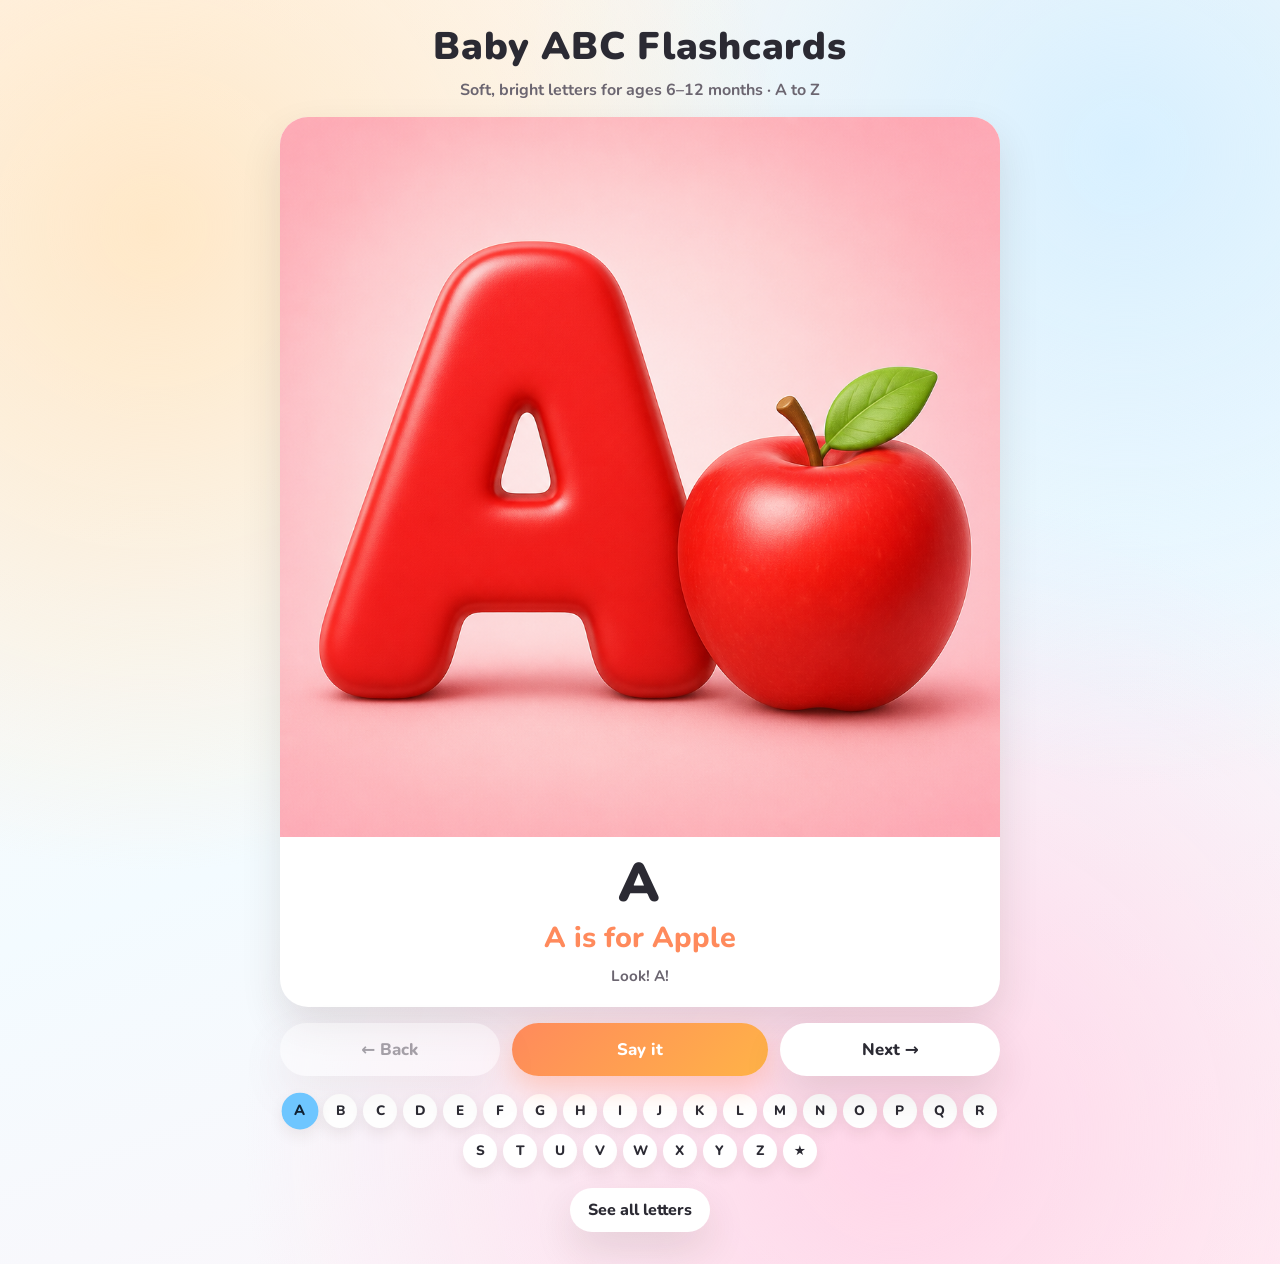
<file: baby-alphabet/index.html>
<!DOCTYPE html>
<html lang="en">
<head>
  <meta charset="UTF-8" />
  <meta name="viewport" content="width=device-width, initial-scale=1, viewport-fit=cover" />
  <title>Baby ABC Flashcards · D–Z</title>
  <link rel="preconnect" href="https://fonts.googleapis.com" />
  <link rel="preconnect" href="https://fonts.gstatic.com" crossorigin />
  <link href="https://fonts.googleapis.com/css2?family=Nunito:wght@700;800;900&display=swap" rel="stylesheet" />
  <style>
    :root {
      --bg: #fff8f2;
      --ink: #2b2a33;
      --muted: #6b6570;
      --card: #ffffff;
      --accent: #ff8a5c;
      --accent-2: #6ec6ff;
      --soft: #ffe3d3;
      --shadow: 0 18px 40px rgba(60, 40, 30, 0.12);
    }

    * { box-sizing: border-box; }

    html, body {
      margin: 0;
      min-height: 100%;
      font-family: "Nunito", system-ui, sans-serif;
      color: var(--ink);
      background:
        radial-gradient(circle at 12% 18%, #ffe8c8 0%, transparent 42%),
        radial-gradient(circle at 88% 12%, #d8f0ff 0%, transparent 40%),
        radial-gradient(circle at 70% 90%, #ffd6e8 0%, transparent 45%),
        linear-gradient(160deg, #fff8f2, #f3fbff 55%, #fff4f8);
    }

    body {
      display: flex;
      flex-direction: column;
      align-items: center;
      padding: 1.25rem 1rem 2rem;
    }

    header {
      width: min(720px, 100%);
      text-align: center;
      margin-bottom: 1rem;
      animation: rise 0.7s ease-out both;
    }

    h1 {
      margin: 0;
      font-size: clamp(1.6rem, 5vw, 2.4rem);
      font-weight: 900;
      letter-spacing: 0.02em;
    }

    .subtitle {
      margin: 0.4rem 0 0;
      color: var(--muted);
      font-size: 1rem;
      font-weight: 700;
    }

    .card {
      width: min(720px, 100%);
      background: var(--card);
      border-radius: 28px;
      box-shadow: var(--shadow);
      overflow: hidden;
      animation: pop 0.55s ease-out both;
    }

    .image-wrap {
      position: relative;
      aspect-ratio: 1;
      background: var(--soft);
      overflow: hidden;
    }

    .image-wrap img {
      width: 100%;
      height: 100%;
      object-fit: cover;
      display: block;
      transition: opacity 0.35s ease, transform 0.45s ease;
    }

    .image-wrap img.swap {
      opacity: 0;
      transform: scale(0.97);
    }

    .caption {
      padding: 1.1rem 1.25rem 1.35rem;
      text-align: center;
    }

    .letter-say {
      margin: 0;
      font-size: clamp(2rem, 8vw, 3.4rem);
      font-weight: 900;
      line-height: 1.05;
      letter-spacing: 0.04em;
    }

    .word-say {
      margin: 0.35rem 0 0;
      font-size: clamp(1.25rem, 4.5vw, 1.8rem);
      font-weight: 800;
      color: var(--accent);
    }

    .hint {
      margin: 0.55rem 0 0;
      color: var(--muted);
      font-size: 0.95rem;
      font-weight: 700;
    }

    .controls {
      width: min(720px, 100%);
      display: flex;
      gap: 0.75rem;
      margin-top: 1rem;
      animation: rise 0.8s ease-out both;
    }

    button {
      appearance: none;
      border: 0;
      border-radius: 999px;
      padding: 0.95rem 1.1rem;
      font: inherit;
      font-weight: 800;
      font-size: 1.05rem;
      cursor: pointer;
      transition: transform 0.15s ease, background 0.2s ease, opacity 0.2s ease;
    }

    button:active { transform: scale(0.97); }
    button:disabled { opacity: 0.4; cursor: not-allowed; }

    .nav {
      flex: 1;
      background: #fff;
      color: var(--ink);
      box-shadow: var(--shadow);
    }

    .nav:hover { background: #fff6ef; }

    .speak {
      flex: 1.2;
      background: linear-gradient(135deg, var(--accent), #ffb347);
      color: #fff;
      box-shadow: 0 12px 28px rgba(255, 138, 92, 0.35);
    }

    .dots {
      width: min(720px, 100%);
      display: flex;
      flex-wrap: wrap;
      gap: 0.4rem;
      justify-content: center;
      margin-top: 1.1rem;
    }

    .dots button {
      width: 2.1rem;
      height: 2.1rem;
      padding: 0;
      border-radius: 50%;
      background: #fff;
      color: var(--ink);
      box-shadow: 0 6px 14px rgba(60, 40, 30, 0.08);
      font-size: 0.85rem;
    }

    .dots button[aria-current="true"] {
      background: var(--accent-2);
      color: #123;
      transform: scale(1.08);
    }

    .grid-link {
      margin-top: 1.25rem;
      font-weight: 800;
      color: var(--ink);
      text-decoration: none;
      background: #fff;
      padding: 0.7rem 1.1rem;
      border-radius: 999px;
      box-shadow: var(--shadow);
    }

    #grid {
      width: min(960px, 100%);
      display: none;
      grid-template-columns: repeat(auto-fill, minmax(160px, 1fr));
      gap: 0.85rem;
      margin-top: 1.5rem;
    }

    #grid.show { display: grid; }

    #grid a {
      text-decoration: none;
      color: inherit;
      background: #fff;
      border-radius: 18px;
      overflow: hidden;
      box-shadow: var(--shadow);
      transition: transform 0.15s ease;
    }

    #grid a:hover { transform: translateY(-2px); }

    #grid img {
      width: 100%;
      aspect-ratio: 1;
      object-fit: cover;
      display: block;
    }

    #grid p {
      margin: 0;
      padding: 0.55rem 0.6rem 0.7rem;
      text-align: center;
      font-weight: 800;
      font-size: 0.95rem;
    }

    @keyframes rise {
      from { opacity: 0; transform: translateY(10px); }
      to { opacity: 1; transform: translateY(0); }
    }

    @keyframes pop {
      from { opacity: 0; transform: scale(0.97); }
      to { opacity: 1; transform: scale(1); }
    }

    @media (prefers-reduced-motion: reduce) {
      *, *::before, *::after {
        animation: none !important;
        transition: none !important;
      }
    }
  </style>
</head>
<body>
  <header>
    <h1>Baby ABC Flashcards</h1>
    <p class="subtitle">Soft, bright letters for ages 6–12 months · A to Z</p>
  </header>

  <section class="card" aria-live="polite">
    <div class="image-wrap">
      <img id="cardImage" src="images/letter-a-apple.png" alt="Letter A for Apple" />
    </div>
    <div class="caption">
      <p class="letter-say" id="letterSay">A</p>
      <p class="word-say" id="wordSay">A is for Apple</p>
      <p class="hint" id="hintSay">Look! A!</p>
    </div>
  </section>

  <div class="controls">
    <button class="nav" id="prevBtn" type="button" aria-label="Previous letter">← Back</button>
    <button class="speak" id="speakBtn" type="button" aria-label="Say the letter">Say it</button>
    <button class="nav" id="nextBtn" type="button" aria-label="Next letter">Next →</button>
  </div>

  <div class="dots" id="dots" aria-label="Jump to letter"></div>
  <a class="grid-link" href="#all" id="gridToggle">See all letters</a>

  <section id="grid" aria-label="All alphabet flashcards"></section>

  <script>
    const cards = [
      { letter: "A", word: "Apple", file: "letter-a-apple.png", hint: "Look! A!" },
      { letter: "B", word: "Ball", file: "letter-b-ball.png", hint: "B! Bounce, bounce, B!" },
      { letter: "C", word: "Cat", file: "letter-c-cat.png", hint: "C! Cute little C!" },
      { letter: "D", word: "Duck", file: "letter-d-duck.png", hint: "Look! D!" },
      { letter: "E", word: "Elephant", file: "letter-e-elephant.png", hint: "E! Hello, E!" },
      { letter: "F", word: "Fish", file: "letter-f-fish.png", hint: "F! Floating F." },
      { letter: "G", word: "Giraffe", file: "letter-g-giraffe.png", hint: "G! Bright and happy G!" },
      { letter: "H", word: "House", file: "letter-h-house.png", hint: "H! Hop, hop, H!" },
      { letter: "I", word: "Ice Cream", file: "letter-i-icecream.png", hint: "I! Cool and tall I." },
      { letter: "J", word: "Juice", file: "letter-j-juice.png", hint: "J! Jump, jump, J!" },
      { letter: "K", word: "Kite", file: "letter-k-kite.png", hint: "K! High in the sky, K!" },
      { letter: "L", word: "Leaf", file: "letter-l-leaf.png", hint: "L! Lovely L!" },
      { letter: "M", word: "Moon", file: "letter-m-moon.png", hint: "M! Sleepy M." },
      { letter: "N", word: "Nest", file: "letter-n-nest.png", hint: "N! Cozy N." },
      { letter: "O", word: "Octopus", file: "letter-o-octopus.png", hint: "O! Round, round O!" },
      { letter: "P", word: "Penguin", file: "letter-p-penguin.png", hint: "P! Pop! Hello, P!" },
      { letter: "Q", word: "Quilt", file: "letter-q-quilt.png", hint: "Q! Pretty Q!" },
      { letter: "R", word: "Rainbow", file: "letter-r-rainbow.png", hint: "R! Colorful R!" },
      { letter: "S", word: "Sun", file: "letter-s-sun.png", hint: "S! Warm S!" },
      { letter: "T", word: "Tree", file: "letter-t-tree.png", hint: "T! Tall, strong T!" },
      { letter: "U", word: "Umbrella", file: "letter-u-umbrella.png", hint: "U! Up, up, U!" },
      { letter: "V", word: "Van", file: "letter-v-van.png", hint: "V! Vroom, vroom, V!" },
      { letter: "W", word: "Whale", file: "letter-w-whale.png", hint: "W! Splash! It’s W!" },
      { letter: "X", word: "Xylophone", file: "letter-x-xylophone.png", hint: "X! Look at X!" },
      { letter: "Y", word: "Yarn", file: "letter-y-yarn.png", hint: "Y! Cozy, sleepy Y." },
      { letter: "Z", word: "Zebra", file: "letter-z-zebra.png", hint: "Z! Zig-zag Z!" },
      { letter: "★", word: "The End", file: "alphabet-finale-the-end.png", hint: "You learned your ABCs! Good job, baby!" }
    ];

    let index = 0;
    const img = document.getElementById("cardImage");
    const letterSay = document.getElementById("letterSay");
    const wordSay = document.getElementById("wordSay");
    const hintSay = document.getElementById("hintSay");
    const prevBtn = document.getElementById("prevBtn");
    const nextBtn = document.getElementById("nextBtn");
    const speakBtn = document.getElementById("speakBtn");
    const dots = document.getElementById("dots");
    const grid = document.getElementById("grid");
    const gridToggle = document.getElementById("gridToggle");

    function render(i, animate = true) {
      index = Math.max(0, Math.min(cards.length - 1, i));
      const card = cards[index];
      const apply = () => {
        img.src = `images/${card.file}`;
        img.alt = card.letter === "★"
          ? "Alphabet grand finale — The End"
          : `Letter ${card.letter} for ${card.word}`;
        letterSay.textContent = card.letter;
        wordSay.textContent = card.letter === "★"
          ? "You learned your ABCs!"
          : `${card.letter} is for ${card.word}`;
        hintSay.textContent = card.hint;
        prevBtn.disabled = index === 0;
        nextBtn.disabled = index === cards.length - 1;
        [...dots.children].forEach((btn, n) => {
          btn.setAttribute("aria-current", n === index ? "true" : "false");
        });
        if (animate) img.classList.remove("swap");
      };

      if (animate) {
        img.classList.add("swap");
        setTimeout(apply, 180);
      } else {
        apply();
      }
    }

    cards.forEach((card, i) => {
      const btn = document.createElement("button");
      btn.type = "button";
      btn.textContent = card.letter === "★" ? "★" : card.letter;
      btn.setAttribute("aria-label", card.letter === "★" ? "Finale" : `Letter ${card.letter}`);
      btn.addEventListener("click", () => render(i));
      dots.appendChild(btn);

      const link = document.createElement("a");
      link.href = `#${card.letter}`;
      link.addEventListener("click", (e) => {
        e.preventDefault();
        render(i);
        window.scrollTo({ top: 0, behavior: "smooth" });
      });
      link.innerHTML = `<img src="images/${card.file}" alt="" loading="lazy" /><p>${
        card.letter === "★" ? "The End" : `${card.letter} · ${card.word}`
      }</p>`;
      grid.appendChild(link);
    });

    prevBtn.addEventListener("click", () => render(index - 1));
    nextBtn.addEventListener("click", () => render(index + 1));

    speakBtn.addEventListener("click", () => {
      const card = cards[index];
      const text = card.letter === "★"
        ? "You learned your A B C's! Good job, baby! Time to say bye-bye!"
        : `${card.letter}. ${card.letter} is for ${card.word}.`;
      if (!("speechSynthesis" in window)) return;
      window.speechSynthesis.cancel();
      const utter = new SpeechSynthesisUtterance(text);
      utter.rate = 0.78;
      utter.pitch = 1.1;
      window.speechSynthesis.speak(utter);
    });

    gridToggle.addEventListener("click", (e) => {
      e.preventDefault();
      const open = grid.classList.toggle("show");
      gridToggle.textContent = open ? "Hide all letters" : "See all letters";
      if (open) grid.scrollIntoView({ behavior: "smooth", block: "start" });
    });

    window.addEventListener("keydown", (e) => {
      if (e.key === "ArrowRight") render(index + 1);
      if (e.key === "ArrowLeft") render(index - 1);
      if (e.key === " ") {
        e.preventDefault();
        speakBtn.click();
      }
    });

    let touchX = null;
    document.querySelector(".card").addEventListener("touchstart", (e) => {
      touchX = e.changedTouches[0].screenX;
    }, { passive: true });
    document.querySelector(".card").addEventListener("touchend", (e) => {
      if (touchX === null) return;
      const dx = e.changedTouches[0].screenX - touchX;
      if (Math.abs(dx) > 40) render(index + (dx < 0 ? 1 : -1));
      touchX = null;
    }, { passive: true });

    render(0, false);
  </script>
</body>
</html>
</file>
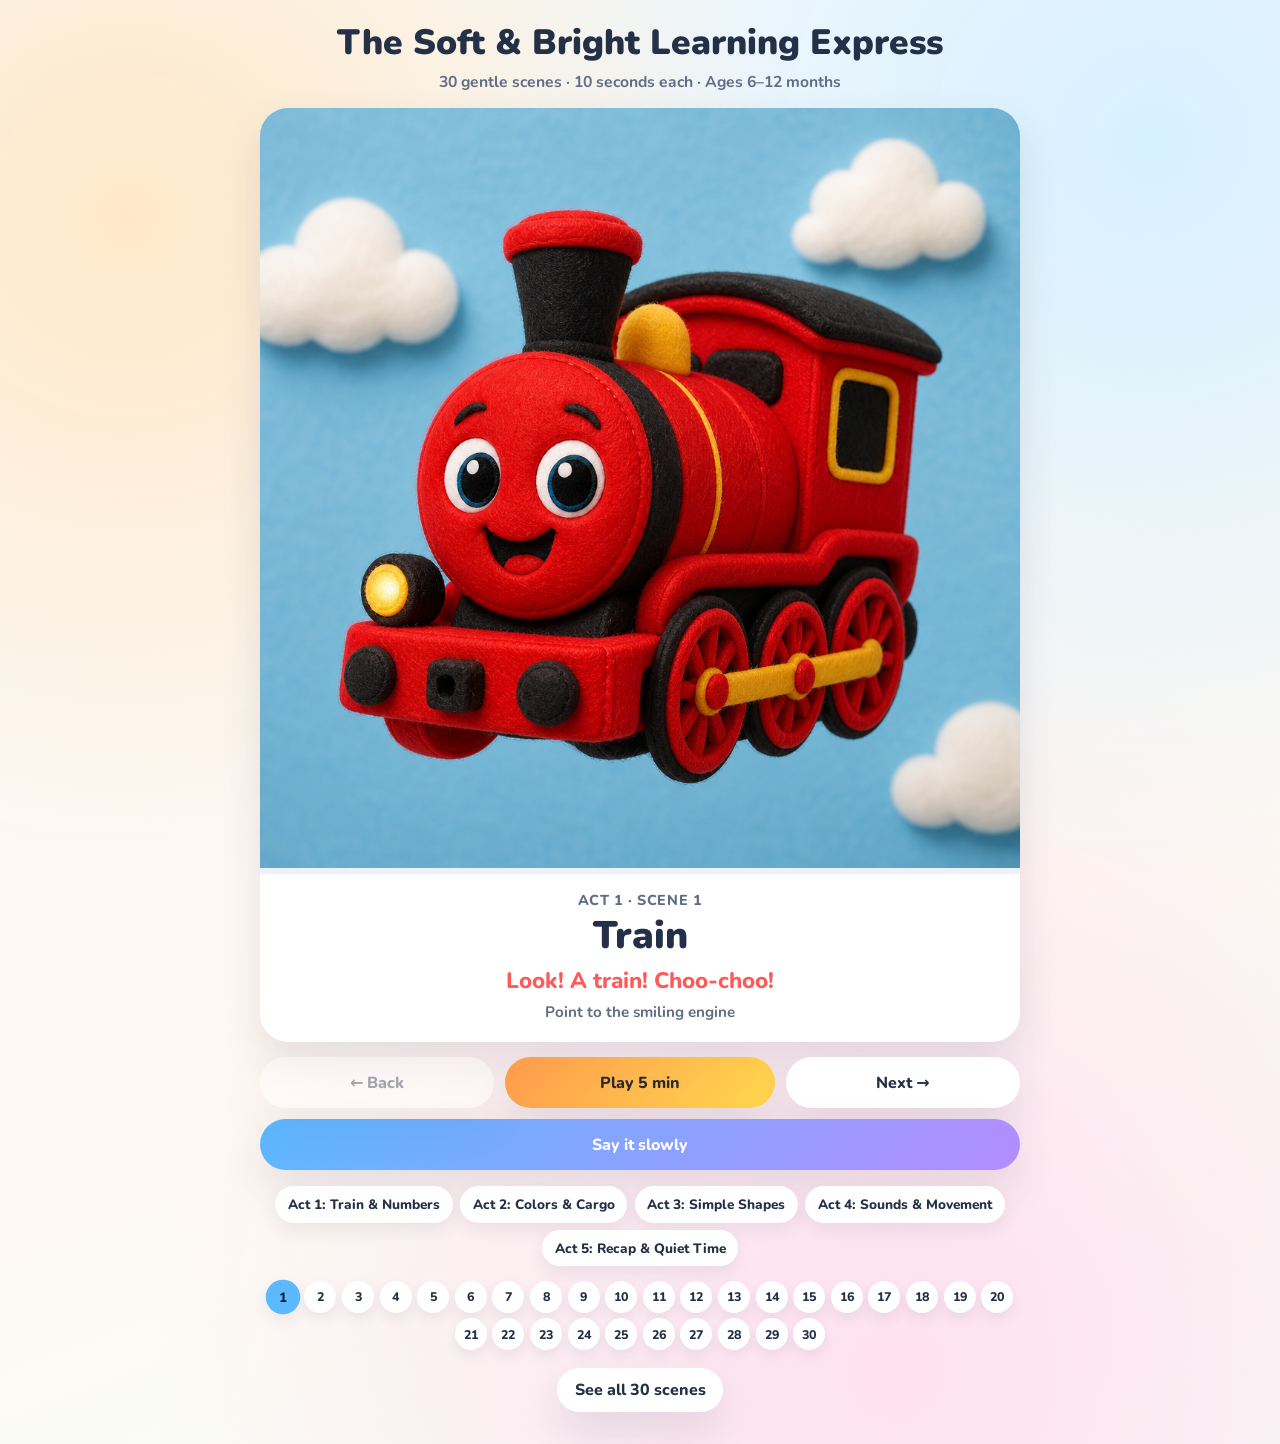
<file: learning-express/index.html>
<!DOCTYPE html>
<html lang="en">
<head>
  <meta charset="UTF-8" />
  <meta name="viewport" content="width=device-width, initial-scale=1, viewport-fit=cover" />
  <title>The Soft & Bright Learning Express</title>
  <link rel="preconnect" href="https://fonts.googleapis.com" />
  <link rel="preconnect" href="https://fonts.gstatic.com" crossorigin />
  <link href="https://fonts.googleapis.com/css2?family=Nunito:wght@700;800;900&display=swap" rel="stylesheet" />
  <style>
    :root {
      --bg: #f7fbff;
      --ink: #243047;
      --muted: #5f6d86;
      --card: #ffffff;
      --red: #ff5a5a;
      --yellow: #ffd84d;
      --green: #5fd08a;
      --blue: #5cb8ff;
      --purple: #b48cff;
      --orange: #ff9a4d;
      --shadow: 0 18px 40px rgba(40, 55, 90, 0.12);
    }

    * { box-sizing: border-box; }

    html, body {
      margin: 0;
      min-height: 100%;
      font-family: "Nunito", system-ui, sans-serif;
      color: var(--ink);
      background:
        radial-gradient(circle at 10% 15%, #ffe8c8 0%, transparent 40%),
        radial-gradient(circle at 90% 10%, #d7f0ff 0%, transparent 42%),
        radial-gradient(circle at 70% 95%, #ffe0ef 0%, transparent 45%),
        linear-gradient(160deg, #f7fbff, #fff8f2 60%, #f4fff8);
    }

    body {
      display: flex;
      flex-direction: column;
      align-items: center;
      padding: 1.1rem 1rem 2rem;
    }

    header {
      width: min(760px, 100%);
      text-align: center;
      margin-bottom: 0.9rem;
    }

    h1 {
      margin: 0;
      font-size: clamp(1.45rem, 4.8vw, 2.2rem);
      font-weight: 900;
    }

    .subtitle {
      margin: 0.35rem 0 0;
      color: var(--muted);
      font-weight: 700;
      font-size: 0.98rem;
    }

    .card {
      width: min(760px, 100%);
      background: var(--card);
      border-radius: 28px;
      box-shadow: var(--shadow);
      overflow: hidden;
    }

    .image-wrap {
      aspect-ratio: 1;
      background: #eef6ff;
      overflow: hidden;
      position: relative;
    }

    .image-wrap img {
      width: 100%;
      height: 100%;
      object-fit: cover;
      display: block;
      transition: opacity 0.4s ease, transform 0.45s ease;
    }

    .image-wrap img.swap {
      opacity: 0;
      transform: scale(0.975);
    }

    .progress {
      height: 6px;
      background: #edf2fa;
    }

    .progress > span {
      display: block;
      height: 100%;
      width: 0%;
      background: linear-gradient(90deg, var(--blue), var(--green), var(--yellow));
      transition: width 0.1s linear;
    }

    .caption {
      padding: 1rem 1.2rem 1.25rem;
      text-align: center;
    }

    .scene-tag {
      margin: 0;
      color: var(--muted);
      font-size: 0.9rem;
      font-weight: 800;
      letter-spacing: 0.04em;
      text-transform: uppercase;
    }

    .lesson {
      margin: 0.35rem 0 0;
      font-size: clamp(1.55rem, 6vw, 2.4rem);
      font-weight: 900;
      line-height: 1.1;
    }

    .say {
      margin: 0.45rem 0 0;
      color: var(--red);
      font-size: clamp(1.05rem, 3.8vw, 1.4rem);
      font-weight: 800;
    }

    .hint {
      margin: 0.4rem 0 0;
      color: var(--muted);
      font-size: 0.95rem;
      font-weight: 700;
    }

    .controls {
      width: min(760px, 100%);
      display: grid;
      grid-template-columns: 1fr 1.15fr 1fr;
      gap: 0.7rem;
      margin-top: 0.95rem;
    }

    button {
      appearance: none;
      border: 0;
      border-radius: 999px;
      padding: 0.9rem 1rem;
      font: inherit;
      font-weight: 800;
      font-size: 1rem;
      cursor: pointer;
      transition: transform 0.15s ease, opacity 0.2s ease, background 0.2s ease;
      box-shadow: var(--shadow);
      background: #fff;
      color: var(--ink);
    }

    button:active { transform: scale(0.97); }
    button:disabled { opacity: 0.4; cursor: not-allowed; }

    #playBtn {
      background: linear-gradient(135deg, var(--orange), var(--yellow));
      color: #2b2a33;
    }

    #speakBtn {
      width: min(760px, 100%);
      margin-top: 0.7rem;
      background: linear-gradient(135deg, var(--blue), var(--purple));
      color: #fff;
    }

    .acts {
      width: min(760px, 100%);
      display: flex;
      flex-wrap: wrap;
      gap: 0.45rem;
      justify-content: center;
      margin-top: 1rem;
    }

    .acts button {
      padding: 0.55rem 0.8rem;
      font-size: 0.85rem;
      box-shadow: 0 8px 18px rgba(40, 55, 90, 0.08);
    }

    .dots {
      width: min(760px, 100%);
      display: flex;
      flex-wrap: wrap;
      gap: 0.35rem;
      justify-content: center;
      margin-top: 0.9rem;
    }

    .dots button {
      width: 2rem;
      height: 2rem;
      padding: 0;
      font-size: 0.78rem;
      box-shadow: 0 6px 14px rgba(40, 55, 90, 0.08);
    }

    .dots button[aria-current="true"] {
      background: var(--blue);
      color: #123;
      transform: scale(1.08);
    }

    .grid-link {
      margin-top: 1.1rem;
      text-decoration: none;
      color: var(--ink);
      font-weight: 800;
      background: #fff;
      padding: 0.7rem 1.1rem;
      border-radius: 999px;
      box-shadow: var(--shadow);
    }

    #grid {
      width: min(980px, 100%);
      display: none;
      grid-template-columns: repeat(auto-fill, minmax(150px, 1fr));
      gap: 0.8rem;
      margin-top: 1.3rem;
    }

    #grid.show { display: grid; }

    #grid a {
      text-decoration: none;
      color: inherit;
      background: #fff;
      border-radius: 16px;
      overflow: hidden;
      box-shadow: var(--shadow);
    }

    #grid img {
      width: 100%;
      aspect-ratio: 1;
      object-fit: cover;
      display: block;
    }

    #grid p {
      margin: 0;
      padding: 0.5rem 0.55rem 0.65rem;
      text-align: center;
      font-weight: 800;
      font-size: 0.88rem;
    }

    @media (prefers-reduced-motion: reduce) {
      *, *::before, *::after {
        animation: none !important;
        transition: none !important;
      }
    }
  </style>
</head>
<body>
  <header>
    <h1>The Soft & Bright Learning Express</h1>
    <p class="subtitle">30 gentle scenes · 10 seconds each · Ages 6–12 months</p>
  </header>

  <section class="card" aria-live="polite">
    <div class="image-wrap">
      <img id="cardImage" src="images/scene-01-red-engine.png" alt="Scene 1: Red train engine" />
    </div>
    <div class="progress" aria-hidden="true"><span id="bar"></span></div>
    <div class="caption">
      <p class="scene-tag" id="sceneTag">Act 1 · Scene 1</p>
      <p class="lesson" id="lesson">Train</p>
      <p class="say" id="say">Look! A train! Choo-choo!</p>
      <p class="hint" id="hint">Point to the smiling engine</p>
    </div>
  </section>

  <div class="controls">
    <button id="prevBtn" type="button">← Back</button>
    <button id="playBtn" type="button">Play 5 min</button>
    <button id="nextBtn" type="button">Next →</button>
  </div>
  <button id="speakBtn" type="button">Say it slowly</button>

  <div class="acts" id="acts"></div>
  <div class="dots" id="dots" aria-label="Jump to scene"></div>
  <a class="grid-link" href="#all" id="gridToggle">See all 30 scenes</a>
  <section id="grid" aria-label="All Learning Express scenes"></section>

  <script>
    const SCENE_MS = 10000;

    const scenes = [
      { file: "scene-01-red-engine.png", act: 1, lesson: "Train", say: "Look! A train! Choo-choo!", hint: "Point to the smiling engine", speak: "Look! A train! Choo choo!" },
      { file: "scene-02-car1-number1.png", act: 1, lesson: "One", say: "One! Number one! Yellow car… one!", hint: "Count: 1", speak: "One. Number one. Yellow car. One." },
      { file: "scene-03-car2-number2.png", act: 1, lesson: "Two", say: "Two! Number two! Blue car… two!", hint: "Count: 2", speak: "Two. Number two. Blue car. Two." },
      { file: "scene-04-car3-number3.png", act: 1, lesson: "Three", say: "Three! Number three! Green car… three!", hint: "Count: 3", speak: "Three. Number three. Green car. Three." },
      { file: "scene-05-cars4-5-numbers.png", act: 1, lesson: "Four & Five", say: "Four… and five! Four… five!", hint: "Count: 4, 5", speak: "Four. And five. Four. Five." },
      { file: "scene-06-all-five-cars.png", act: 1, lesson: "1–5", say: "One… two… three… four… five!", hint: "Count the whole train", speak: "One. Two. Three. Four. Five." },
      { file: "scene-07-red-engine-closeup.png", act: 2, lesson: "Red", say: "Red! Red engine! Hello, red!", hint: "Pause and say: Red", speak: "Red. Red engine. Hello, red." },
      { file: "scene-08-red-apple-cargo.png", act: 2, lesson: "Red Apple", say: "Red apple! Yum, yum, yum!", hint: "Color + object", speak: "Red apple. Yum yum yum." },
      { file: "scene-09-yellow-banana-cargo.png", act: 2, lesson: "Yellow", say: "Yellow banana! Yellow!", hint: "Color + object", speak: "Yellow banana. Yellow." },
      { file: "scene-10-green-leaf-cargo.png", act: 2, lesson: "Green", say: "Green leaf! Soft green leaf!", hint: "Color + object", speak: "Green leaf. Soft green leaf." },
      { file: "scene-11-purple-orange-cargo.png", act: 2, lesson: "Purple & Orange", say: "Purple grape… orange fruit!", hint: "Two colors", speak: "Purple. Orange." },
      { file: "scene-12-hello-cow.png", act: 2, lesson: "Cow", say: "Hello, cow! Moo~", hint: "Animal sound", speak: "Hello, cow. Moo." },
      { file: "scene-13-circle-tunnel.png", act: 3, lesson: "Circle", say: "Circle! Round circle.", hint: "Round shape", speak: "Circle. Round circle." },
      { file: "scene-14-triangle.png", act: 3, lesson: "Triangle", say: "Triangle! One, two, three points!", hint: "Three points", speak: "Triangle. One, two, three points." },
      { file: "scene-15-square.png", act: 3, lesson: "Square", say: "Square! A flat blue square!", hint: "Four sides", speak: "Square. A flat blue square." },
      { file: "scene-16-star.png", act: 3, lesson: "Star", say: "Star! Twinkle, twinkle star!", hint: "Look up", speak: "Star. Twinkle twinkle star." },
      { file: "scene-17-wheel-circle.png", act: 3, lesson: "Wheel = Circle", say: "Look! The wheel is a… circle!", hint: "Shape in real life", speak: "Look. The wheel is a circle." },
      { file: "scene-18-shapes-dance.png", act: 3, lesson: "All Shapes", say: "Circle, triangle, square, star!", hint: "Name each shape", speak: "Circle. Triangle. Square. Star." },
      { file: "scene-19-red-light-stop.png", act: 4, lesson: "Stop", say: "Red light says… stop!", hint: "Cause and effect", speak: "Red light says stop." },
      { file: "scene-20-duck-family.png", act: 4, lesson: "Duck", say: "Quack, quack, quack!", hint: "Animal sound", speak: "Quack. Quack. Quack." },
      { file: "scene-21-green-light-go.png", act: 4, lesson: "Go", say: "Green light says… go! Go, train, go!", hint: "Cause and effect", speak: "Green light says go. Go train go." },
      { file: "scene-22-ring-bell.png", act: 4, lesson: "Bell", say: "Ring the bell! Ding-dong!", hint: "Sound trigger", speak: "Ring the bell. Ding dong." },
      { file: "scene-23-puff-clouds.png", act: 4, lesson: "Clouds", say: "Puff, puff, puff… white clouds!", hint: "Soft sounds", speak: "Puff puff puff. White clouds." },
      { file: "scene-24-chug-trees.png", act: 4, lesson: "Chug", say: "Chug-chug… chug-chug…", hint: "Rhythm", speak: "Chug chug. Chug chug." },
      { file: "scene-25-numbers-recap.png", act: 5, lesson: "Numbers Recap", say: "1… 2… 3… 4… 5!", hint: "Count slowly", speak: "One. Two. Three. Four. Five." },
      { file: "scene-26-color-blocks.png", act: 5, lesson: "Colors Recap", say: "So many colors! Pretty colors!", hint: "Name colors", speak: "Red. Yellow. Green. Purple. Orange." },
      { file: "scene-27-shapes-bye.png", act: 5, lesson: "Bye Shapes", say: "Bye-bye circle… bye-bye star!", hint: "Wave goodbye", speak: "Bye bye circle. Bye bye star." },
      { file: "scene-28-sunset-moon.png", act: 5, lesson: "Moon", say: "Sunset time… sleep, sleep train…", hint: "Quiet voice", speak: "Sunset time. Sleep sleep train." },
      { file: "scene-29-sleepy-train.png", act: 5, lesson: "Nighty-night", say: "Shh… nighty-night, train…", hint: "Whisper", speak: "Shh. Nighty night, train." },
      { file: "scene-30-sweet-dreams.png", act: 5, lesson: "Sweet Dreams", say: "Sweet dreams, little learner!", hint: "End softly", speak: "Sweet dreams, little learner." }
    ];

    const actNames = {
      1: "Train & Numbers",
      2: "Colors & Cargo",
      3: "Simple Shapes",
      4: "Sounds & Movement",
      5: "Recap & Quiet Time"
    };

    let index = 0;
    let playing = false;
    let timer = null;
    let startedAt = 0;
    let raf = null;

    const img = document.getElementById("cardImage");
    const sceneTag = document.getElementById("sceneTag");
    const lesson = document.getElementById("lesson");
    const say = document.getElementById("say");
    const hint = document.getElementById("hint");
    const prevBtn = document.getElementById("prevBtn");
    const nextBtn = document.getElementById("nextBtn");
    const playBtn = document.getElementById("playBtn");
    const speakBtn = document.getElementById("speakBtn");
    const bar = document.getElementById("bar");
    const dots = document.getElementById("dots");
    const acts = document.getElementById("acts");
    const grid = document.getElementById("grid");
    const gridToggle = document.getElementById("gridToggle");

    function stopPlay() {
      playing = false;
      clearTimeout(timer);
      cancelAnimationFrame(raf);
      playBtn.textContent = "Play 5 min";
      bar.style.width = "0%";
    }

    function tickBar() {
      if (!playing) return;
      const elapsed = Date.now() - startedAt;
      bar.style.width = `${Math.min(100, (elapsed / SCENE_MS) * 100)}%`;
      raf = requestAnimationFrame(tickBar);
    }

    function scheduleNext() {
      clearTimeout(timer);
      startedAt = Date.now();
      cancelAnimationFrame(raf);
      tickBar();
      timer = setTimeout(() => {
        if (index >= scenes.length - 1) {
          stopPlay();
          return;
        }
        render(index + 1);
        scheduleNext();
      }, SCENE_MS);
    }

    function render(i, animate = true) {
      index = Math.max(0, Math.min(scenes.length - 1, i));
      const scene = scenes[index];
      const apply = () => {
        img.src = `images/${scene.file}`;
        img.alt = `Scene ${index + 1}: ${scene.lesson}`;
        sceneTag.textContent = `Act ${scene.act} · Scene ${index + 1}`;
        lesson.textContent = scene.lesson;
        say.textContent = scene.say;
        hint.textContent = scene.hint;
        prevBtn.disabled = index === 0;
        nextBtn.disabled = index === scenes.length - 1;
        [...dots.children].forEach((btn, n) => {
          btn.setAttribute("aria-current", n === index ? "true" : "false");
        });
        if (animate) img.classList.remove("swap");
      };
      if (animate) {
        img.classList.add("swap");
        setTimeout(apply, 180);
      } else {
        apply();
      }
    }

    scenes.forEach((scene, i) => {
      const btn = document.createElement("button");
      btn.type = "button";
      btn.textContent = String(i + 1);
      btn.setAttribute("aria-label", `Scene ${i + 1}`);
      btn.addEventListener("click", () => {
        stopPlay();
        render(i);
      });
      dots.appendChild(btn);

      const link = document.createElement("a");
      link.href = `#scene-${i + 1}`;
      link.addEventListener("click", (e) => {
        e.preventDefault();
        stopPlay();
        render(i);
        window.scrollTo({ top: 0, behavior: "smooth" });
      });
      link.innerHTML = `<img src="images/${scene.file}" alt="" loading="lazy" /><p>${i + 1}. ${scene.lesson}</p>`;
      grid.appendChild(link);
    });

    [1, 2, 3, 4, 5].forEach((act) => {
      const btn = document.createElement("button");
      btn.type = "button";
      btn.textContent = `Act ${act}: ${actNames[act]}`;
      btn.addEventListener("click", () => {
        stopPlay();
        const start = scenes.findIndex((s) => s.act === act);
        render(start);
      });
      acts.appendChild(btn);
    });

    prevBtn.addEventListener("click", () => {
      stopPlay();
      render(index - 1);
    });
    nextBtn.addEventListener("click", () => {
      stopPlay();
      render(index + 1);
    });

    playBtn.addEventListener("click", () => {
      if (playing) {
        stopPlay();
        return;
      }
      playing = true;
      playBtn.textContent = "Pause";
      if (index === scenes.length - 1) render(0, false);
      scheduleNext();
    });

    speakBtn.addEventListener("click", () => {
      if (!("speechSynthesis" in window)) return;
      window.speechSynthesis.cancel();
      const utter = new SpeechSynthesisUtterance(scenes[index].speak);
      utter.rate = 0.72;
      utter.pitch = 1.15;
      window.speechSynthesis.speak(utter);
    });

    gridToggle.addEventListener("click", (e) => {
      e.preventDefault();
      const open = grid.classList.toggle("show");
      gridToggle.textContent = open ? "Hide all scenes" : "See all 30 scenes";
      if (open) grid.scrollIntoView({ behavior: "smooth", block: "start" });
    });

    window.addEventListener("keydown", (e) => {
      if (e.key === "ArrowRight") {
        stopPlay();
        render(index + 1);
      }
      if (e.key === "ArrowLeft") {
        stopPlay();
        render(index - 1);
      }
      if (e.key === " ") {
        e.preventDefault();
        playBtn.click();
      }
    });

    let touchX = null;
    document.querySelector(".card").addEventListener("touchstart", (e) => {
      touchX = e.changedTouches[0].screenX;
    }, { passive: true });
    document.querySelector(".card").addEventListener("touchend", (e) => {
      if (touchX === null) return;
      const dx = e.changedTouches[0].screenX - touchX;
      if (Math.abs(dx) > 40) {
        stopPlay();
        render(index + (dx < 0 ? 1 : -1));
      }
      touchX = null;
    }, { passive: true });

    render(0, false);
  </script>
</body>
</html>
</file>
